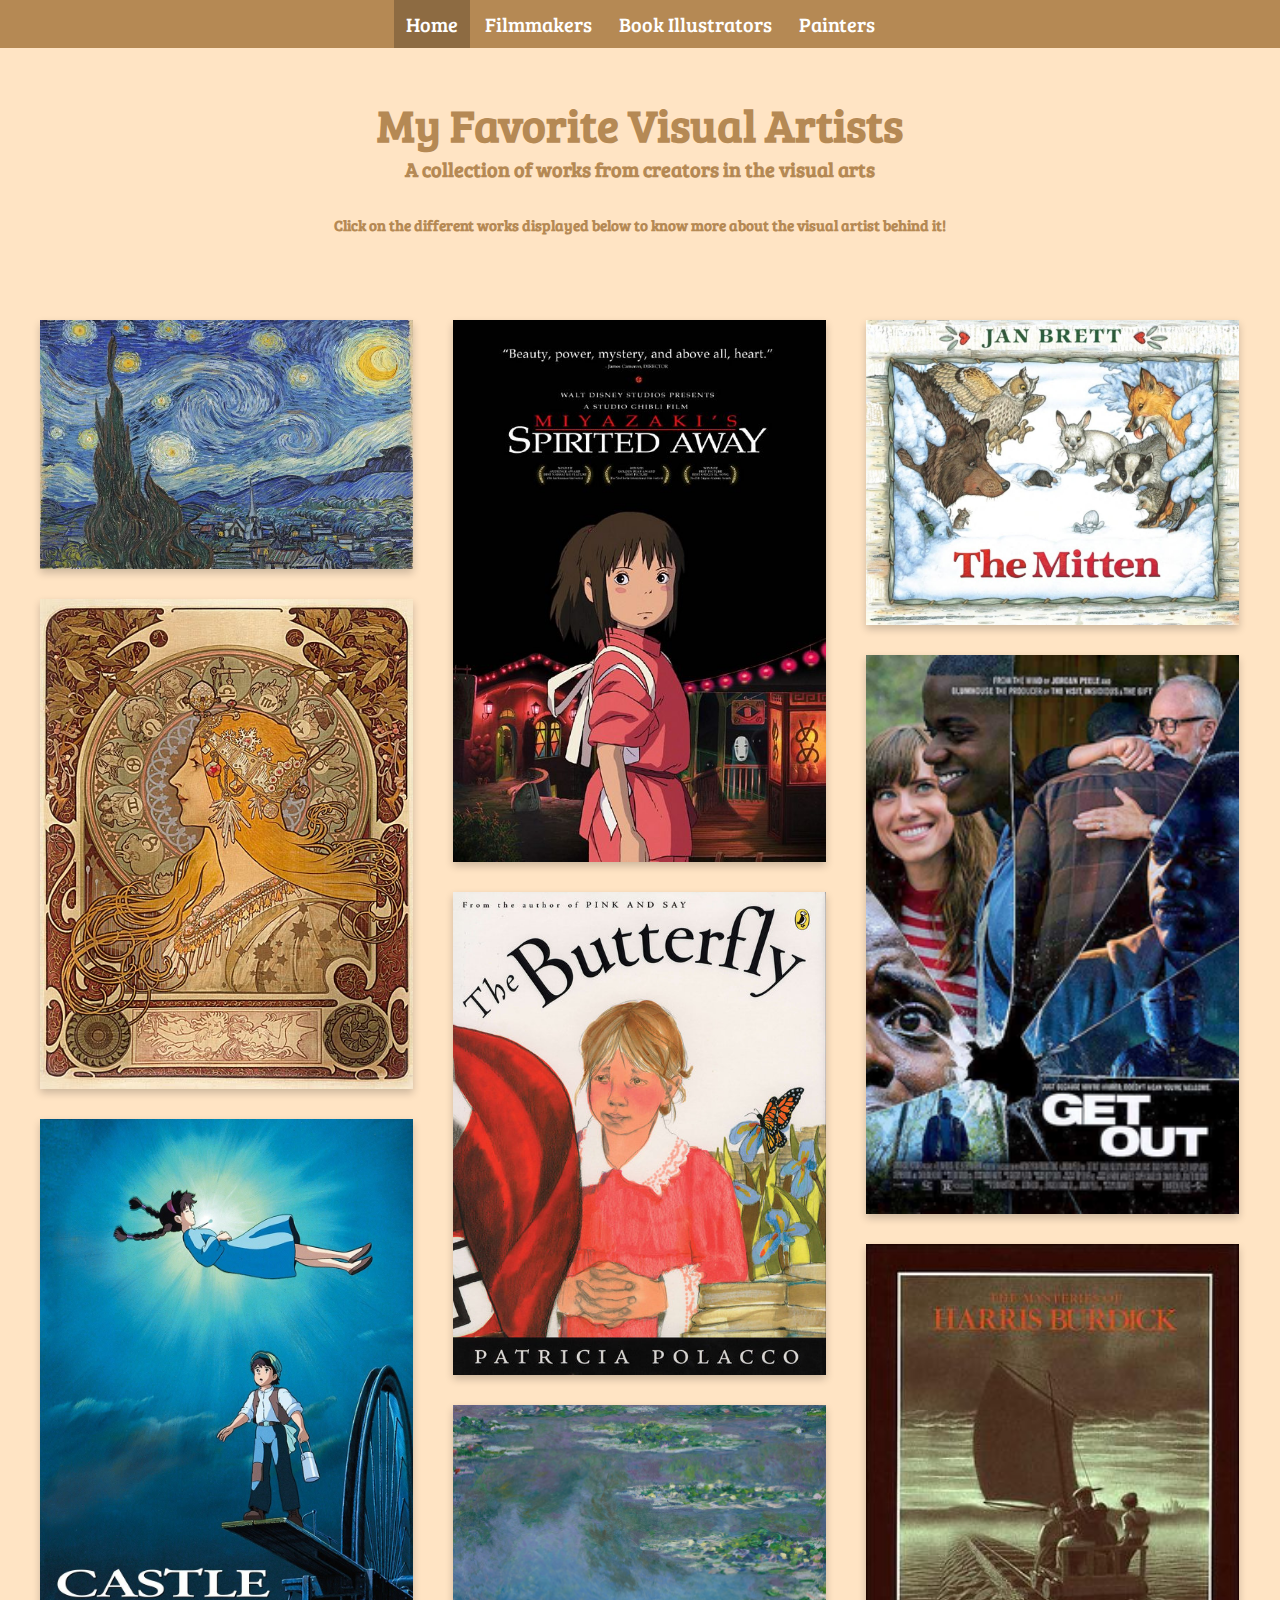
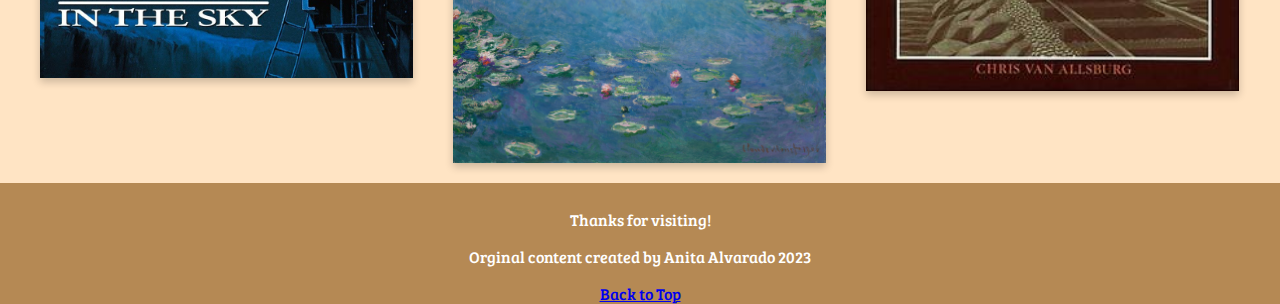
<file: index.html>
<!DOCTYPE html>
<html lang="en">
<head>
  <meta charset="UTF-8">

  <meta name="viewport" content="width=device-width, initial-scale=1.0">

  <link rel="stylesheet" href="css/style.css">

  <link rel="stylesheet" href="https://fonts.googleapis.com/css?family=Bree Serif">

  <!-- <script src="https://kit.fontawesome.com/55959b0036.js" crossorigin="anonymous"></script> -->


  <title>Favorite Visual Artists</title>
</head>
<body>
    <a href = "#maincontent" class="skip">skip to main content</a>
    <header>
    <div class="nav">
          <ul>
            <li class="active"><a href="index.html">Home</a></li>
            <li><a href="film_directors.html">Filmmakers</a></li>
            <li><a  href="illustrators.html">Book Illustrators</a></li>
            <li><a href="painters.html">Painters</a></li>
          </ul>
    </div>
    </div>
        <h1>My Favorite Visual Artists</h1>
        <h2>A collection of works from creators in the visual arts</h2>
        <h3>Click on the different works displayed below to know more about the visual artist behind it!</h3>
    </div>

    </header>

    <main id="maincontent">
    <div class="row">
        <div class="column">
        <a href="painters.html#van Gogh"><img class="card" src="images/starry_night.jpg" width="100%" alt="Night landscape of a town" >
        </a>

        <a href="painters.html#Mucha">
        <img class="card" src="images/the_zodiac.jpg" width="100%" alt="Print of lady side profile wearing a headress">
        </a>

        <a href="film_directors.html#Takahata">
        <img class="card" src="images/castle_in_the_sky.jpeg" width="100%" alt="A boy reaching out to catch a girl falling from the sky">
        </a>
        </div>

        <div class="column">
        <a href="film_directors.html#Miyazaki">
        <img class="card" src="images/spirited_away.jpg" width="100%" alt="Girl looking back at camera in a red-lit street at night">
        </a>

        <a href="illustrators.html#Polacco">
        <img class="card" src="images/the_butterfly.jpeg" width="100%" alt="Young girl in a pink blouse with a monarch butterfly next to her">
        </a>

        <a href="painters.html#Monet">
        <img class="card" src="images/Water Lilies.jpg" width="100%" alt="Water lilies in a pond">
        </a>
        </div>

        <div class="column">
        <a href="illustrators.html#Brett">
        <img class="card" src="images/the_mitten.jpeg" width="100%" alt="Forest animals looking at a mitten on the ground">
        </a>

        <a href="film_directors.html#Peele">
        <img class="card" src="images/Get_Out_poster.png" width="100%" alt="Collage of images of a man and his girlfriend, hugging a man, a scared expression">
        </a>

        <a href="illustrators.html#Van Allsburg">
        <img class="card" src="images/The_Mysteries_of_Harris_Burdick.jpg" width="100%" alt="Group of kids on a cart down train tracks">
        </a>
        </div>
    </div>
    </main>

    <footer>
      <p >
        Thanks for visiting!
      </p>
      <p>Orginal content created by Anita Alvarado 2023</p>
      <a href="#maincontent">Back to Top</a>
    </footer>
    </main>
  </body>
  </html>
</file>
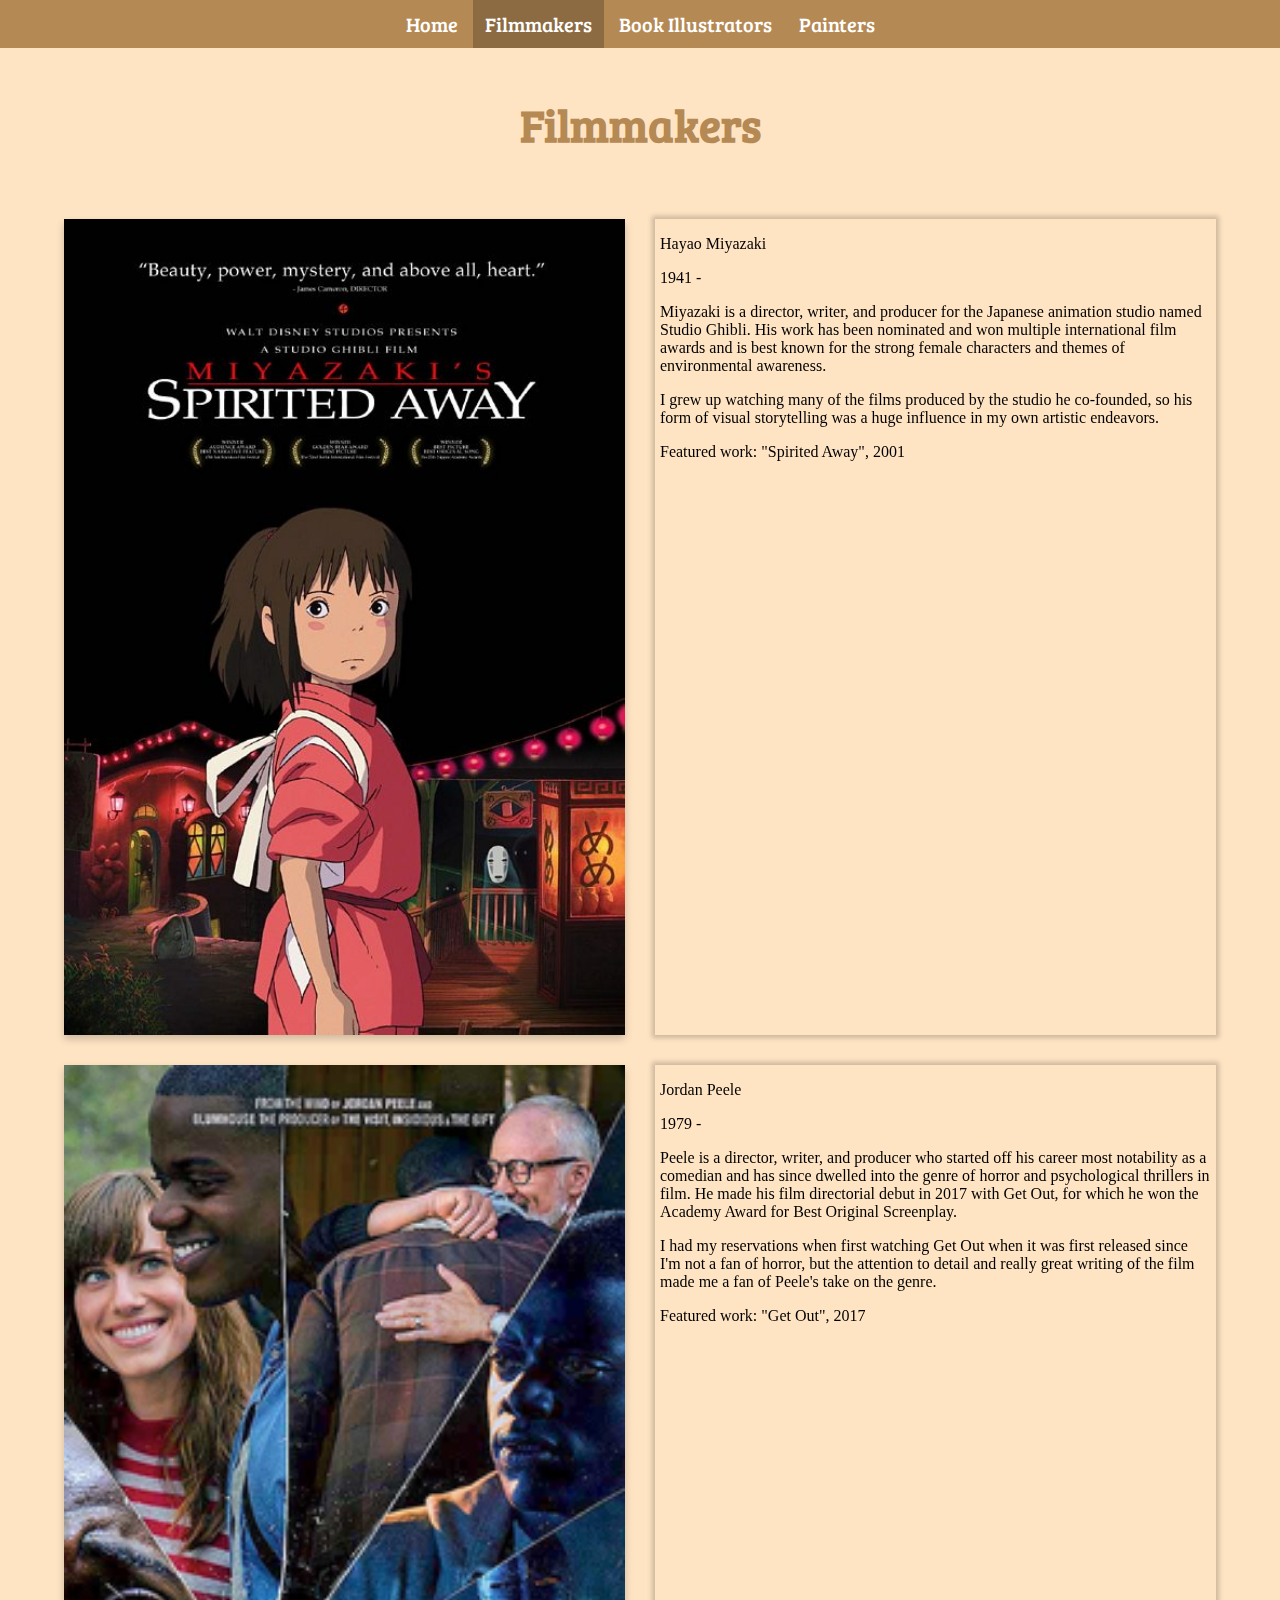
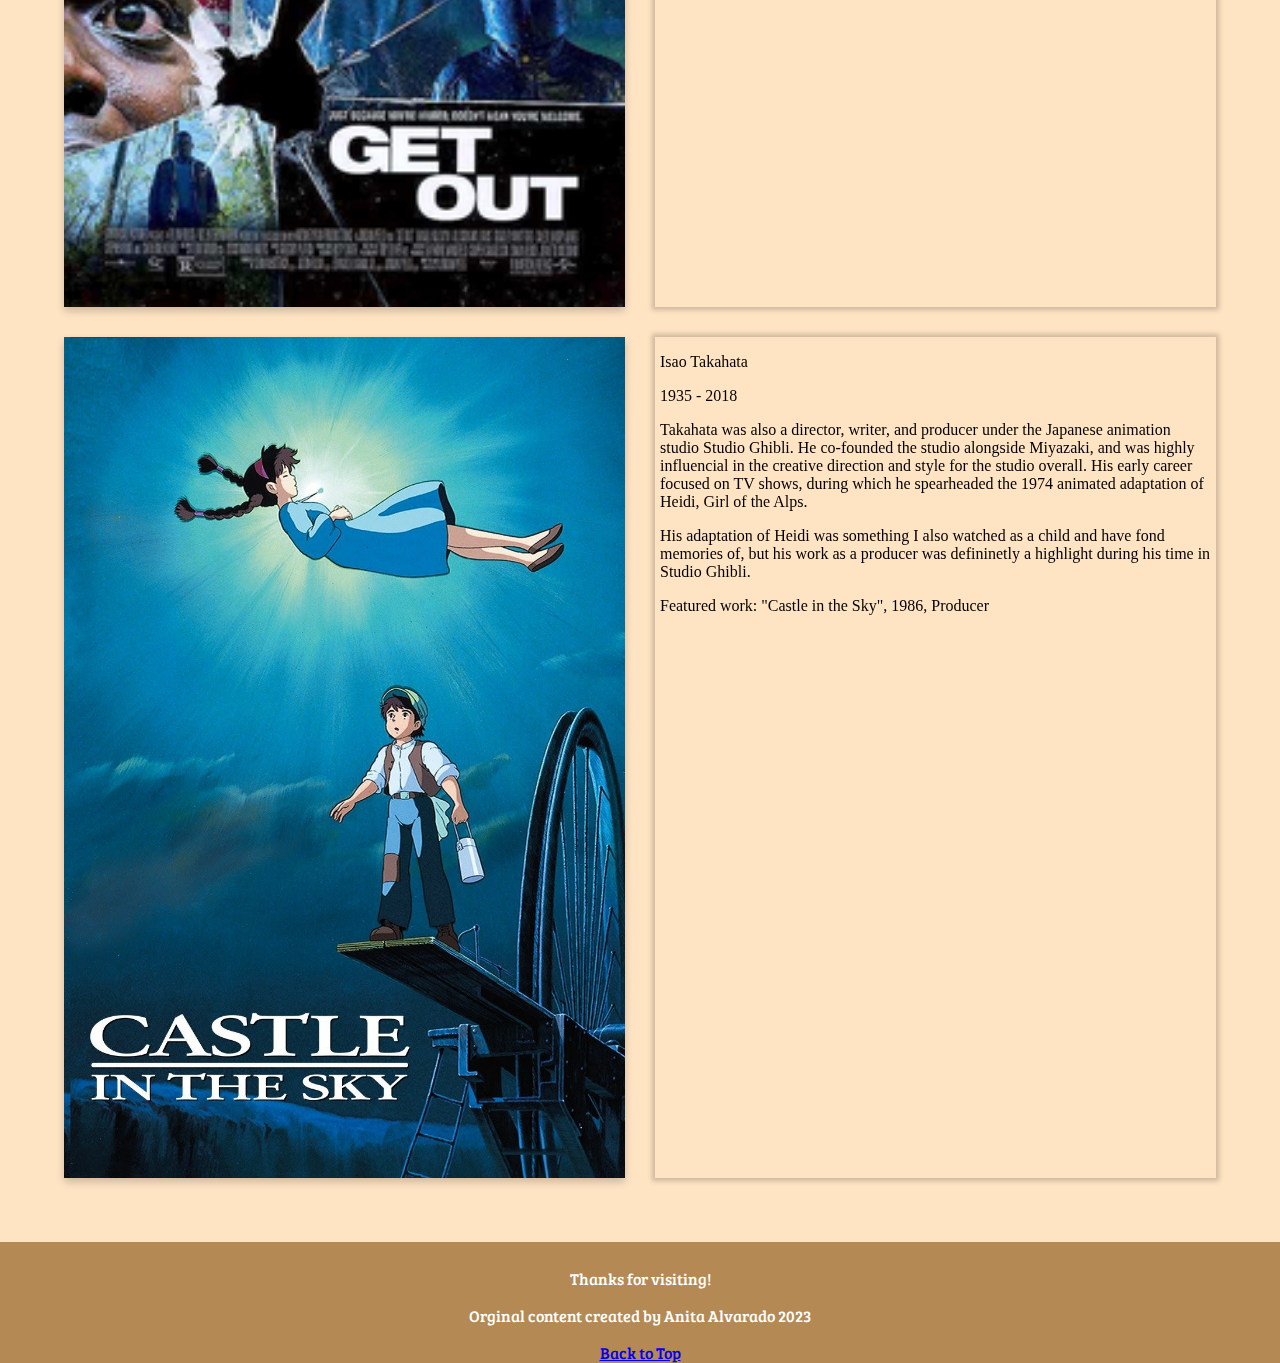
<file: film_directors.html>
<!DOCTYPE html>
<html lang="en">
<head>
  <meta charset="UTF-8">

  <meta name="viewport" content="width=device-width, initial-scale=1.0">

  <link rel="stylesheet" href="css/style.css">

  <link rel="stylesheet" href="https://fonts.googleapis.com/css?family=Bree Serif">

  <!-- <script src="https://kit.fontawesome.com/55959b0036.js" crossorigin="anonymous"></script> -->


  <title>Favorite Filmmakers</title>
</head>
<body>
    <a href = "#maincontent" class="skip">skip to main content</a>
    <header>
    <div class="nav">
          <ul>
            <li><a href="index.html">Home</a></li>
            <li class="active"><a href="film_directors.html">Filmmakers</a></li>
            <li><a  href="illustrators.html">Book Illustrators</a></li>
            <li><a href="painters.html">Painters</a></li>
          </ul>
    </div>
    <div >
        <h1>Filmmakers</h1>
      </div>
    </header>

    <main id="maincontent" class="container">
        <div>
            <img class="card" src="images/spirited_away.jpg" width="100%" alt="Forest animals looking at a mitten on the ground">
        </div>
        <div class="card-container">
        <div id="Miyazaki" class="flip-card">
            <div class="front">
                <p>Hayao Miyazaki</p>
                <p>1941 - </p>
                <p>Miyazaki is a director, writer, and producer for the Japanese animation studio named Studio Ghibli. His work has been nominated and won
                    multiple international film awards and is best known for the strong female characters and themes of environmental awareness.<p>
                <p>I grew up watching many of the films produced by the studio he co-founded, so his form of visual storytelling was a huge influence
                    in my own artistic endeavors.
                </p>
                <p>Featured work: "Spirited Away", 2001</p>
            </div>
            <div class="back">
                <iframe width= 100% height="315"
                src="https://www.youtube.com/embed/ByXuk9QqQkk">
                </iframe>
            </div>
        </div>
        </div>

        <div>
            <img class="card" src="images/Get_Out_poster.png" width="100%" alt="Collage of images of a man and his girlfriend, hugging a man, a scared expression">
        </div>
        <div class="card-container">
            <div id="Peele" class="flip-card">
                <div class="front">
                    <p>Jordan Peele</p>
                    <p>1979 - </p>
                    <p> Peele is a director, writer, and producer who started off his career most notability as a comedian and has since dwelled into the
                        genre of horror and psychological thrillers in film. He made his film directorial
                        debut in 2017 with Get Out, for which he won the Academy Award for Best Original Screenplay.
                    </p>
                    <p>
                    I had my reservations when first watching Get Out when it was first released since I'm not a fan of horror,
                    but the attention to detail and really great writing of the film made me a fan of Peele's take on the genre.
                    </p>
                    <p>Featured work: "Get Out", 2017</p>
                </div>
                <div class="back">
                    <iframe width="100%" height="315"
                    src="https://www.youtube.com/embed/sRfnevzM9kQ">
                    </iframe>
                </div>
            </div>
            </div>

        </div>
        <div>
            <img class="card" src="images/castle_in_the_sky.jpeg" width="100%" alt="Group of kids on a cart down train tracks">
        </div>
        <div class="card-container">
            <div id="Takahata" class="flip-card">
                <div class="front">
                    <p>Isao Takahata</p>
                    <p>1935 - 2018</p>
                    <p>Takahata was also a director, writer, and producer under the Japanese animation studio Studio Ghibli. He co-founded the studio alongside 
                        Miyazaki, and was highly influencial in the creative direction and style for the studio overall. His early career
                    focused on TV shows, during which he spearheaded the 1974 animated adaptation of Heidi, Girl of the Alps.</p>
                    <p>
                    His adaptation of Heidi was something I also watched as a child and have fond memories of, but his work as a producer was defininetly
                    a highlight during his time in Studio Ghibli.
                    </p>
                    <p>Featured work: "Castle in the Sky", 1986, Producer</p>
                </div>
                <div class="back">
                    <iframe width="100%" height="315"
                    src="https://www.youtube.com/embed/8ykEy-yPBFc">
                    </iframe>
                </div>
            </div>
        </div>


        </div>

    </main>

    <footer>
      <p>
        Thanks for visiting!
      </p>
      <p>Orginal content created by Anita Alvarado 2023</p>
      <a href="#maincontent">Back to Top</a>
    </footer>
    </main>
  </body>
  </html>
</file>
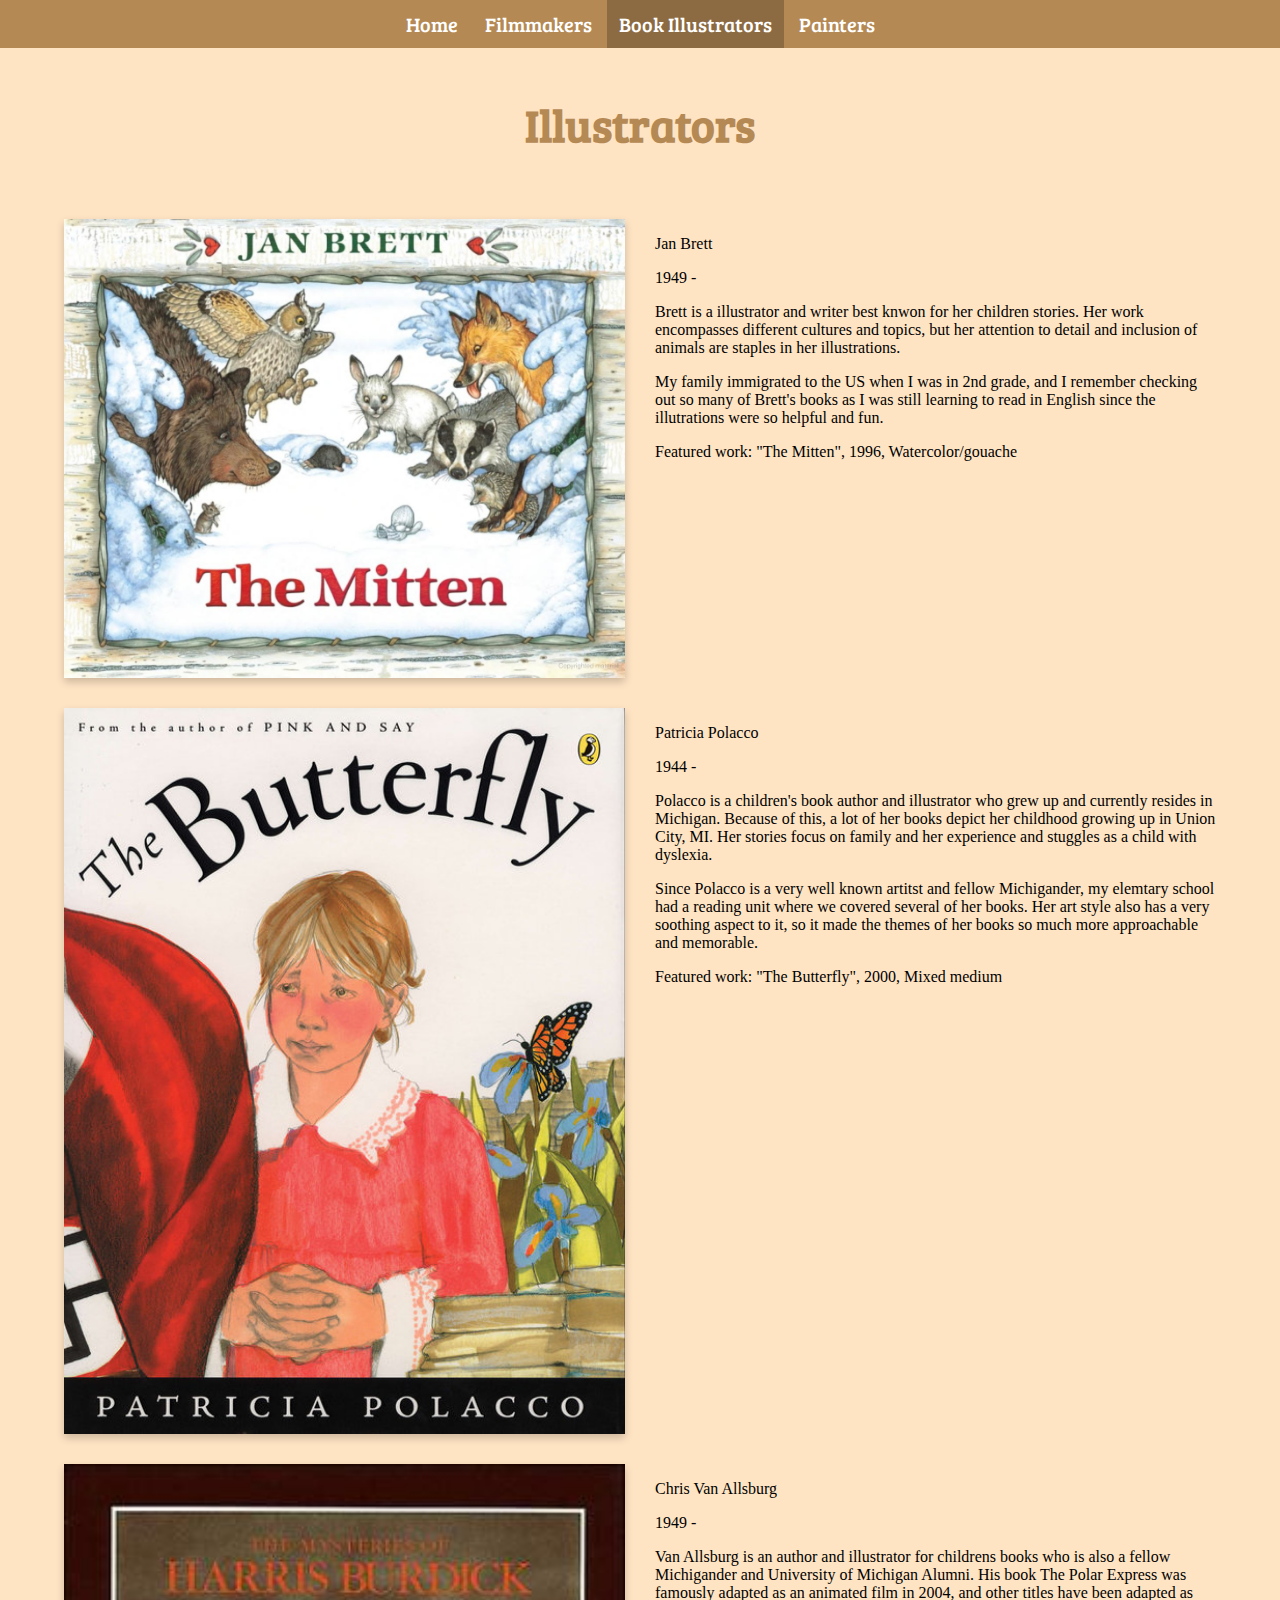
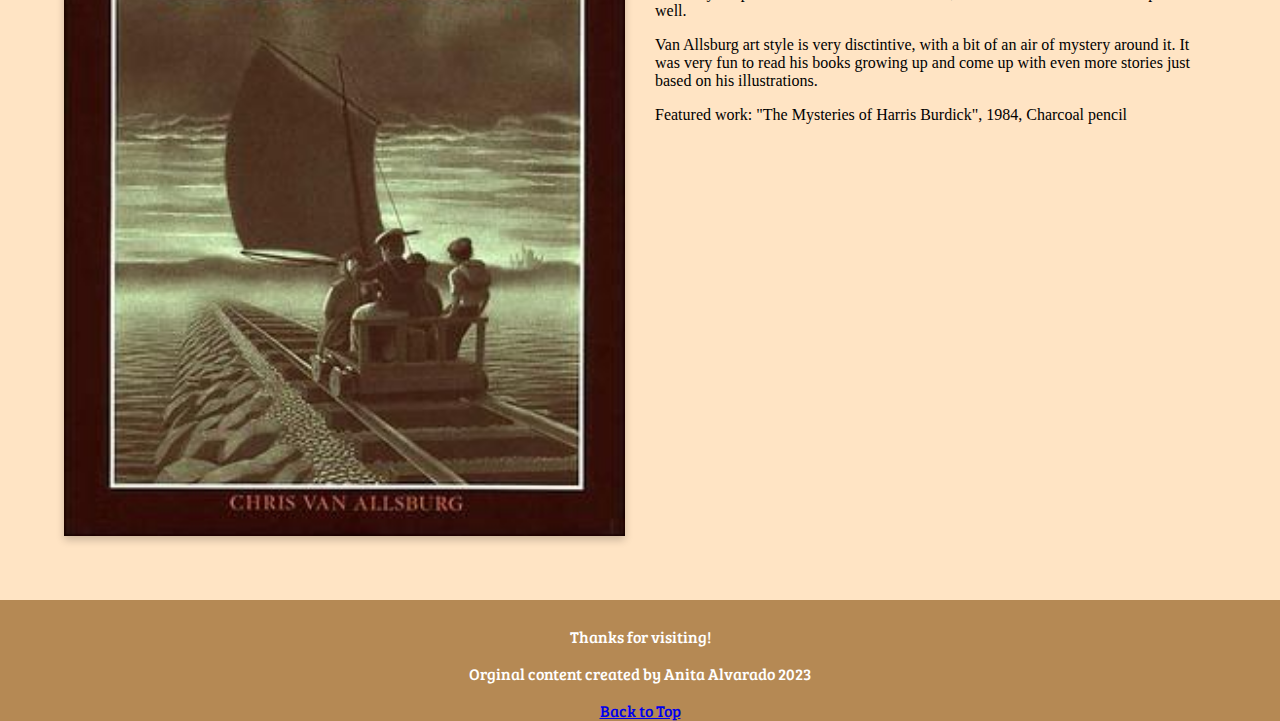
<file: illustrators.html>
<!DOCTYPE html>
<html lang="en">
<head>
  <meta charset="UTF-8">

  <meta name="viewport" content="width=device-width, initial-scale=1.0">

  <link rel="stylesheet" href="css/style.css">

  <link rel="stylesheet" href="https://fonts.googleapis.com/css?family=Bree Serif">

  <!-- <script src="https://kit.fontawesome.com/55959b0036.js" crossorigin="anonymous"></script> -->


  <title>Favorite Book Illustrators</title>
</head>

<body>
    <a href = "#maincontent" class="skip">skip to main content</a>
    <header>
    <div class="nav">
          <ul>
            <li><a href="index.html">Home</a></li>
            <li><a href="film_directors.html">Filmmakers</a></li>
            <li class= "active"><a  href="illustrators.html">Book Illustrators</a></li>
            <li><a href="painters.html">Painters</a></li>
          </ul>
    </div>
    <div>
        <h1>Illustrators</h1>
      </div>
    </header>

    <main id="maincontent" class="container">
        <div>
            <img class="card" src="images/the_mitten.jpeg" width="100%" alt="Forest animals looking at a mitten on the ground">
        </div>
        <div id="Brett">
            <p>Jan Brett</p>
            <p>1949 - </p>
            <p>Brett is a illustrator and writer best knwon for her children stories. Her work encompasses different cultures and topics,
                but her attention to detail and inclusion of animals are staples in her illustrations.
            </p>
            <p>
                My family immigrated to the US when I was in 2nd grade, and I remember checking out so many of Brett's books as I was still learning to
                read in English since the illutrations were so helpful and fun.
            </p>
            <p>Featured work: "The Mitten", 1996, Watercolor/gouache </p>
        </div>
        <div>
            <img class="card" src="images/the_butterfly.jpeg" width="100%" alt="Young girl in a pink blouse with a monarch butterfly next to her">
        </div>
        <div id="Polacco">
            <p>Patricia Polacco</p>
            <p>1944 - </p>
            <p>Polacco is a children's book author and illustrator who grew up and currently resides in Michigan. Because of this, a lot of
                her books depict her childhood growing up in Union City, MI. Her stories focus on family and her experience and stuggles as a child with
                dyslexia.
            </p>
            <p>Since Polacco is a very well known artitst and fellow Michigander, my elemtary school had a reading unit where we covered several of
                her books. Her art style also has a very soothing aspect to it, so it made the themes of her books so much more approachable and
                memorable.
            </p>
            <p>Featured work: "The Butterfly", 2000, Mixed medium</p>
        </div>
        <div>
            <img class="card" src="images/The_Mysteries_of_Harris_Burdick.jpg" width="100%" alt="Group of kids on a cart down train tracks">
        </div>
        <div id="Van Allsburg">
            <p>Chris Van Allsburg</p>
            <p>1949 - </p>
            <p>Van Allsburg is an author and illustrator for childrens books who is also a fellow Michigander and University of Michigan Alumni.
                His book The Polar Express was famously adapted as an animated film in 2004, and other titles have been adapted as well.
                  </p>
            <p>Van Allsburg art style is very disctintive, with a bit of an air of mystery around it. It was very fun to read his books
                growing up and come up with even more stories just based on his illustrations. </p>
            <p>Featured work: "The Mysteries of Harris Burdick", 1984, Charcoal pencil</p>
        </div>

    </main>

    <footer>
      <p>
        Thanks for visiting!
      </p>
      <p>Orginal content created by Anita Alvarado 2023</p>
      <a href="#maincontent">Back to Top</a>
    </footer>
    </main>
  </body>
  </html>
</file>
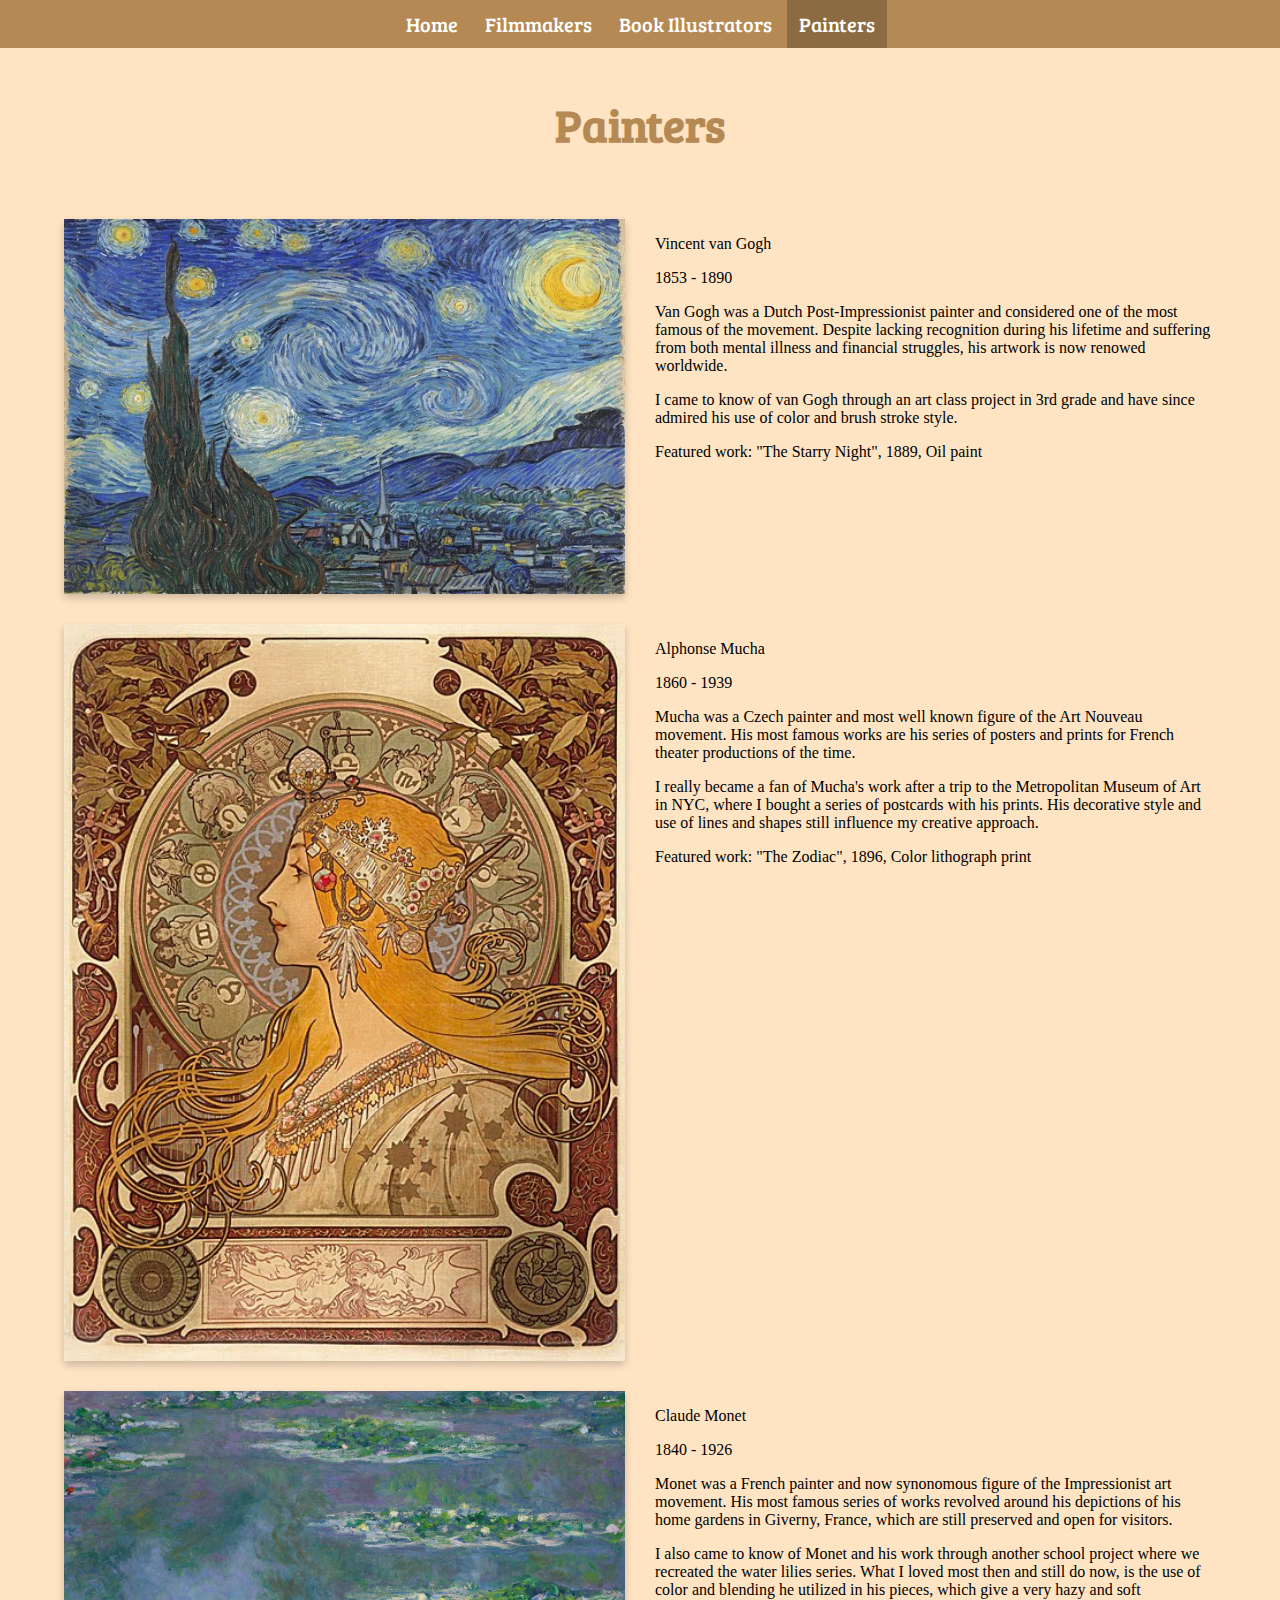
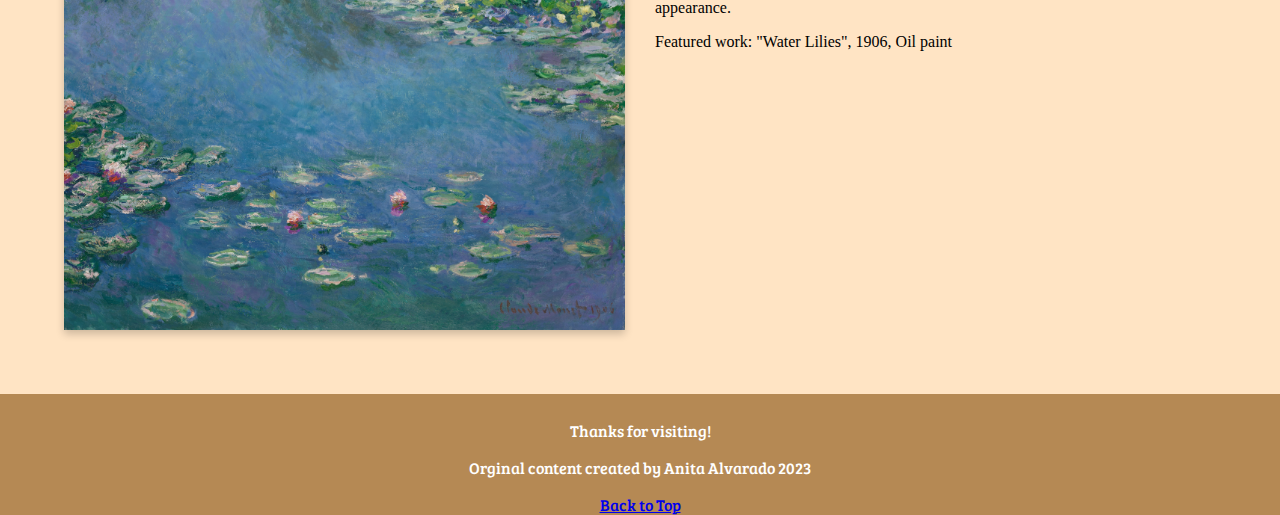
<file: painters.html>
<!DOCTYPE html>
<html lang="en">
<head>
  <meta charset="UTF-8">

  <meta name="viewport" content="width=device-width, initial-scale=1.0">

  <link rel="stylesheet" href="css/style.css">

  <link rel="stylesheet" href="https://fonts.googleapis.com/css?family=Bree Serif">

  <!-- <script src="https://kit.fontawesome.com/55959b0036.js" crossorigin="anonymous"></script> -->


  <title>Favorite Painters</title>
</head>
<body>
    <a href = "#maincontent" class="skip">skip to main content</a>
    <header>
    <div class="nav">
          <ul>
            <li><a href="index.html">Home</a></li>
            <li><a href="film_directors.html">Filmmakers</a></li>
            <li><a  href="illustrators.html">Book Illustrators</a></li>
            <li class= "active"><a href="painters.html">Painters</a></li>
          </ul>
    </div>
    <div>
        <h1>Painters</h1>
      </div>
    </header>

    <main id="maincontent" class="container">
        <div>
            <img class="card "src="images/starry_night.jpg" width="100%" alt="Night landscape of a town">
        </div>
        <div id="van Gogh">
            <p>Vincent van Gogh</p>
            <p>1853 - 1890</p>
            <p>Van Gogh was a Dutch Post-Impressionist painter and considered one of the most famous of the movement.
                Despite lacking recognition during his lifetime and suffering from both mental illness and financial struggles,
                his artwork is now renowed worldwide.</p>
            <p>
                I came to know of van Gogh through an art class project in 3rd grade and have since admired his use of color
                and brush stroke style.
            </p>
            <p>Featured work: "The Starry Night", 1889, Oil paint</p>
        </div>
        <div>
            <img class="card" src="images/the_zodiac.jpg" width="100%" alt="Print of lady side profile wearing a headress">
        </div>
        <div id="Mucha">
            <p>Alphonse Mucha</p>
            <p>1860 - 1939</p>
            <p>Mucha was a Czech painter and most well known figure of the Art Nouveau movement. His most famous works are his series
                of posters and prints for French theater productions of the time.
            </p>
            <p>I really became a fan of Mucha's work after a trip to the Metropolitan Museum of Art in NYC, where I bought a series
                of postcards with his prints. His decorative style and use of lines and shapes still influence my creative approach.
            </p>
            <p>Featured work: "The Zodiac", 1896, Color lithograph print</p>
        </div>
        <div>
            <img class="card" src="images/Water Lilies.jpg" width="100%" alt="Water lilies in a pond">
        </div>
        <div id="Monet">
            <p>Claude Monet</p>
            <p>1840 - 1926</p>
            <p>Monet was a French painter and now synonomous figure of the Impressionist art movement. His most famous series of works revolved
                around his depictions of his home gardens in Giverny, France, which are still preserved and open for visitors.
            </p>
            <p>I also came to know of Monet and his work through another school project where we recreated the water lilies series. What
                I loved most then and still do now, is the use of color and blending he utilized in his pieces, which give a very hazy and soft
                appearance.
            </p>
            <p>Featured work: "Water Lilies", 1906, Oil paint</p>
        </div>
    </main>

    <footer>
      <p>
        Thanks for visiting!
      </p>
      <p>Orginal content created by Anita Alvarado 2023</p>
      <a href="#maincontent">Back to Top</a>
    </footer>
    </main>
  </body>
  </html>
</file>
<file: css/style.css>
body {
    background-color: bisque;
    margin: 0px;
}

.skip {
    position: absolute;
    left: -10000px;
}

.skip:focus {
    left: 0px;
}

.nav {
    background-color: rgb(181, 137, 84);
    width: 100%;
    margin: 0 0 1em 0;
    padding: 0;
}

.nav ul {
    list-style-type: none;
    width: 800px;
    margin: 0 auto;
    padding: 0;

}

.nav li {
    display: inline-flex;
    flex-direction: row;
    align-items: center;
    padding: 0;
    margin: 0;
}

.nav li a {
    display: block;
    color: white;
    text-decoration: none;
    text-align: center;
    font-family: 'Bree Serif', serif;
    font-size: 20px;
    padding: 10px 12px;
}


.nav li a:hover {
    background-color: rgb(141, 107, 66);
}

.active {
    background-color: rgb(141, 107, 66);;
}


header {
    display: grid;
    grid-template-columns: 1fr;
    text-align: center;
    color: rgb(181, 137, 84);
    font-family: 'Bree Serif', serif;
}

h1 {
    font-size: 45px;
    margin-bottom: 0px;
}

h2 {
    font-size: 20px;
    margin-top: 0px;
}

h3 {
    font-size: 15px;
}


.card {
    box-shadow: 0 4px 8px 0 rgba(0,0,0,0.2);
    transition: 0.3s;
    width: 40%;
}


.card:hover {
    box-shadow: 0 12px 20px 0 rgba(0,0,0,0.2);
    transform: translateY(-5px)
}


* {
    box-sizing: border-box;
  }



  .header {
    text-align: center;
    padding: 32px;
  }

  .row {
    display: flex;
    flex-wrap: wrap;
    padding: 0 20px;
  }

  .column {
    flex: 33.3%;
    max-width: 33.3%;
    padding: 0 20px;
  }

  .column img {
    margin-top: 30px;
    vertical-align: middle;
    width: 100%;
  }

  main {
    margin-top: 40px;
  }

  .container {
    display: grid;
    grid-template-columns: 1fr 1fr;
    column-gap: 30px;
    row-gap: 30px;
    margin: 5%;

  }

  .container img {
    width: 100%;
    vertical-align: middle;
    margin: auto;
    }


    .flip-card {
        height: 100%;
        width: 100%;
        position: relative;
        transition: transform 1500ms;
        transform-style: preserve-3d;
    }

    .card-container:hover > .flip-card{
        cursor: pointer;
        transform: rotateY(180deg);
    }

    .front, .back {
        height: 100%;
        width: 100%;
        box-shadow: 0 0 5px 3px rgba(0,0,0,0.2);
        position: absolute;
        backface-visibility: hidden;
        padding: 0px 5px 0px 5px;
    }

    .back {
        transform: rotateY(180deg);
        background-color: black;
        display: flex;
        flex-direction: column;
        justify-content: center;
    }

    footer {
        background-color: rgb(181, 137, 84);
        color: white;
        text-align: center;
        font-family: 'Bree Serif', serif;
        padding-top: 10px;
        margin-top: 20px;
    }


  @media screen and (max-width: 800px) {
    .column {
      flex: 50%;
      max-width: 50%;
    }
  }

  @media screen and (max-width: 600px) {
    .column {
      flex: 100%;
      max-width: 100%;
    }
  }
</file>
